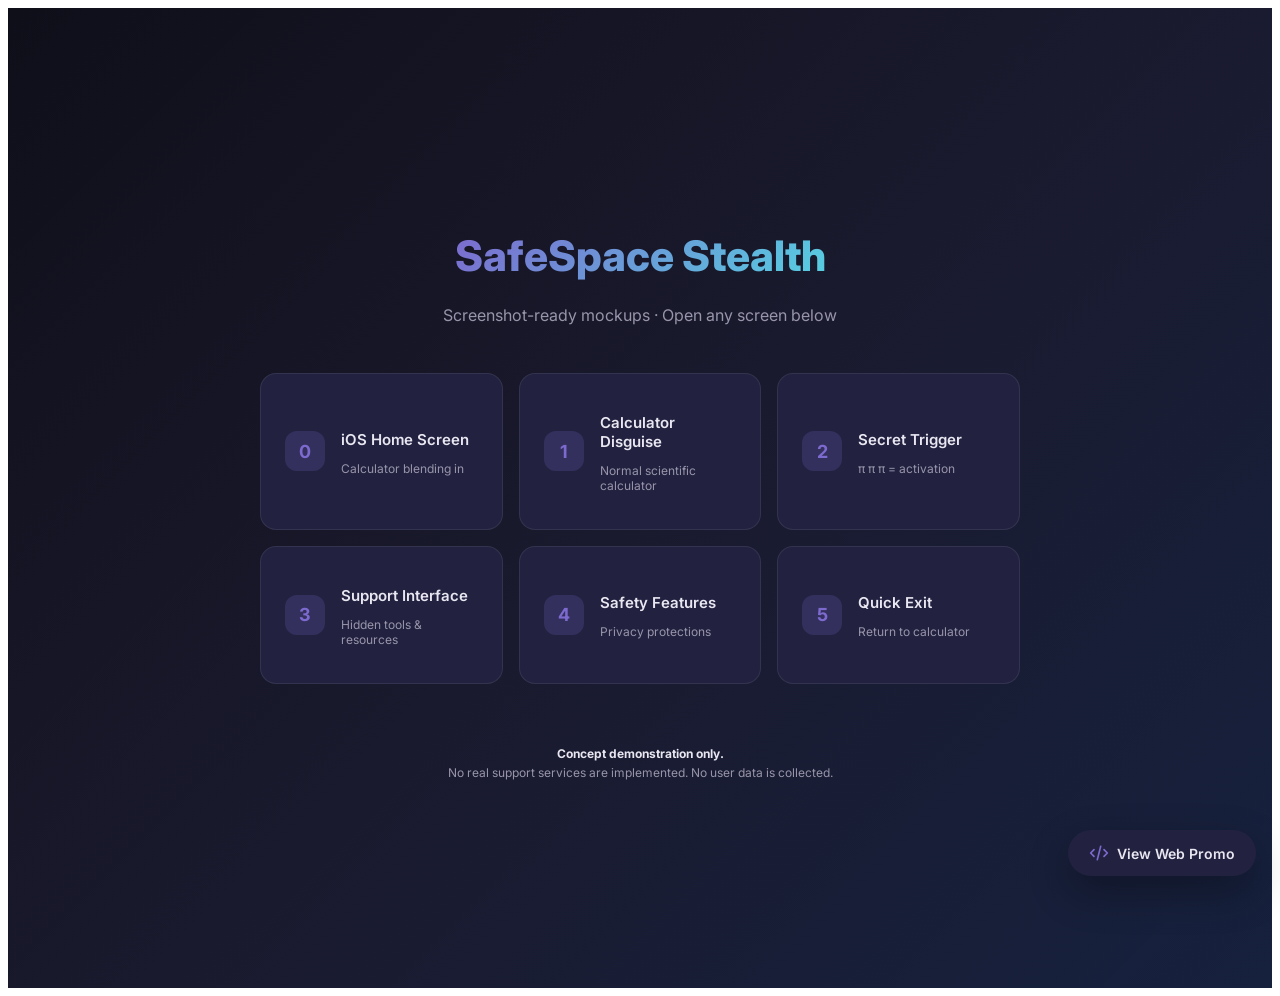
<file: mockups/index.html>
<!DOCTYPE html>
<html lang="en">
<head>
  <meta charset="UTF-8">
  <meta name="viewport" content="width=device-width, initial-scale=1.0">
  <title>SafeSpace Stealth App — Mockup Index</title>
  <meta name="description" content="Screenshot-ready UI mockups for the SafeSpace stealth calculator concept app.">
  <link rel="stylesheet" href="../css/styles.css">
</head>
<body>

  <div class="index-page">

    <h1>SafeSpace Stealth</h1>
    <p class="subtitle">Screenshot-ready mockups · Open any screen below</p>

    <div class="screen-nav">

      <a href="homescreen.html" class="screen-link">
        <div class="num">0</div>
        <div class="label">
          <h3>iOS Home Screen</h3>
          <p>Calculator blending in</p>
        </div>
      </a>

      <a href="calculator.html" class="screen-link">
        <div class="num">1</div>
        <div class="label">
          <h3>Calculator Disguise</h3>
          <p>Normal scientific calculator</p>
        </div>
      </a>

      <a href="trigger.html" class="screen-link">
        <div class="num">2</div>
        <div class="label">
          <h3>Secret Trigger</h3>
          <p>π π π = activation</p>
        </div>
      </a>

      <a href="support.html" class="screen-link">
        <div class="num">3</div>
        <div class="label">
          <h3>Support Interface</h3>
          <p>Hidden tools &amp; resources</p>
        </div>
      </a>

      <a href="safety.html" class="screen-link">
        <div class="num">4</div>
        <div class="label">
          <h3>Safety Features</h3>
          <p>Privacy protections</p>
        </div>
      </a>

      <a href="exit.html" class="screen-link">
        <div class="num">5</div>
        <div class="label">
          <h3>Quick Exit</h3>
          <p>Return to calculator</p>
        </div>
      </a>

    </div>

    <div class="index-footer">
      <p><strong>Concept demonstration only.</strong><br>
      No real support services are implemented. No user data is collected.</p>
    </div>

    <!-- ===== SWITCH TO WEB PROMO ===== -->
    <a href="../index.html" class="screen-link" style="position: fixed; bottom: 24px; right: 24px; z-index: 100; max-width: auto; padding: 12px 20px; box-shadow: 0 16px 40px rgba(0,0,0,0.3); border-color: transparent; border-radius: 30px; display: flex; align-items: center; justify-content: center; gap: 8px; width: max-content;">
      <svg xmlns="http://www.w3.org/2000/svg" style="width:20px; height:20px; color:var(--safe-primary);" fill="none" viewBox="0 0 24 24" stroke="currentColor"><path stroke-linecap="round" stroke-linejoin="round" stroke-width="2" d="M10 20l4-16m4 4l4 4-4 4M6 16l-4-4 4-4" /></svg>
      <div class="label" style="margin:0;">
        <h3 style="margin:0; font-size:14px; font-weight:600;">View Web Promo</h3>
      </div>
    </a>

  </div>

</body>
</html>
</file>
<file: css/styles.css>
/* ═══════════════════════════════════════════════════════════════
   SafeSpace Stealth Calculator — Custom Styles
   Works alongside Framework7 iOS theme (loaded via CDN)
   ═══════════════════════════════════════════════════════════════ */

@import url('https://fonts.googleapis.com/css2?family=Inter:wght@300;400;500;600;700;800&family=JetBrains+Mono:wght@400;500;600&display=swap');

/* ── Tokens ────────────────────────────────────────────────── */
:root {
  /* Calculator palette */
  --calc-bg: #1c1c1e;
  --calc-surface: #2c2c2e;
  --calc-display-bg: #0d0d0f;
  --calc-text: #ffffff;
  --calc-text-dim: #8e8e93;
  --calc-btn: #3a3a3c;
  --calc-btn-hover: #48484a;
  --calc-btn-active: #545456;
  --calc-operator: #ff9f0a;
  --calc-operator-hover: #ffb340;
  --calc-function: #636366;
  --calc-function-hover: #717175;
  --calc-border: rgba(255,255,255,0.06);

  /* Support palette */
  --safe-bg: #0f0f1a;
  --safe-surface: #1a1a2e;
  --safe-card: #222240;
  --safe-primary: #7c6acf;
  --safe-accent: #56cfe1;
  --safe-text: #e8e6f0;
  --safe-text-dim: #9895aa;
  --safe-success: #06d6a0;
  --safe-danger: #ef476f;
  --safe-warning: #ffd166;

  --font-mono: 'JetBrains Mono', 'SF Mono', monospace;
  --ease-out: cubic-bezier(0.16, 1, 0.3, 1);
}

/* ── iPhone 15 Pro Frame ──────────────────────────────────── */
.phone-frame {
  width: 393px;
  height: 852px; /* Fixed logical height for F7 */
  position: relative;
  border-radius: 55px;
  border: 3px solid #2a2a2c;
  overflow: hidden;
  background: #000;
  box-shadow:
    0 0 0 1px #4a4a4c,
    0 0 0 4px #1a1a1c,
    0 0 0 5px #3a3a3c,
    0 40px 100px rgba(0,0,0,0.6),
    0 0 80px rgba(0,0,0,0.3);
  
  /* CSS math to dynamically scale the phone so it always fits with a small margin */
  transform-origin: center center;
  transform: scale(min(calc((100vh - 40px) / 860), calc((100vw - 40px) / 400)));
}



/* Dynamic Island */
.dynamic-island {
  position: absolute;
  top: 12px;
  left: 50%;
  transform: translateX(-50%);
  width: 126px;
  height: 37px;
  background: #000;
  border-radius: 22px;
  z-index: 12000;
  box-shadow: 0 0 0 0.5px rgba(255,255,255,0.08);
}

.dynamic-island::after {
  content: '';
  position: absolute;
  right: 20px;
  top: 50%;
  transform: translateY(-50%);
  width: 12px;
  height: 12px;
  border-radius: 50%;
  background: radial-gradient(circle at 40% 40%, #1a1a3a 0%, #0a0a15 50%, #000 100%);
  box-shadow: inset 0 0 2px rgba(80,80,120,0.5), 0 0 1px rgba(255,255,255,0.1);
}

/* ── Framework7 Overrides inside Phone Frame ─────────────── */

/* F7 expects full viewport — force it to fill the phone frame instead */
.phone-frame #app,
.phone-frame .framework7-root,
.phone-frame .view,
.phone-frame .views,
.phone-frame .page,
.phone-frame .page-content {
  height: 100%;
}

/* Push navbar down to clear Dynamic Island */
.phone-frame,
.phone-frame .popup {
  --f7-safe-area-top: 54px !important;
  --f7-safe-area-bottom: 34px !important;
}
.phone-frame .navbar-inner {
  padding-top: var(--f7-safe-area-top) !important;
}
.phone-frame .navbar {
  height: calc(44px + var(--f7-safe-area-top)) !important;
}

/* Global Status Bar */
.global-status-bar {
  position: absolute;
  top: 12px; left: 0; right: 0;
  height: 37px;
  display: flex; justify-content: space-between; align-items: center;
  padding: 0 38px; font-size: 15px; font-weight: 600; color: #fff;
  letter-spacing: -0.3px; z-index: 12000; pointer-events: none;
}
/* If the app uses a light background, we need a dark status bar (not heavily used yet, but good for future-proofing) */
.page-bg-light .global-status-bar { color: #000; }
.page-bg-light .global-status-bar .icons svg { fill: #000; }

.global-status-bar .icons { display: flex; align-items: center; gap: 6px; }
.global-status-bar .icons svg { height: 13px; fill: #fff; opacity: 0.95; }

.phone-frame #app {
  height: 852px;
  position: relative;
}

/* Hide native scrollbars within the app frame */
.phone-frame *::-webkit-scrollbar {
  display: none !important;
}
.phone-frame * {
  -ms-overflow-style: none !important;
  scrollbar-width: none !important;
}

.phone-frame .page {
  background: var(--calc-bg);
}

/* Global Emergency Exit FAB */
.emergency-fab {
  position: absolute;
  bottom: 30px;
  right: 20px;
  background: #ff3b30;
  color: #fff;
  border-radius: 28px;
  padding: 14px 24px;
  font-weight: 600;
  font-size: 15px;
  display: flex;
  align-items: center;
  gap: 8px;
  box-shadow: 0 8px 24px rgba(255,59,48,0.4);
  z-index: 500;
  text-decoration: none;
  transition: transform 0.2s, background 0.2s;
}
.emergency-fab:active {
  transform: scale(0.96);
  background: #d63026;
}
.emergency-fab i { font-size: 18px; }

.phone-frame .page.dark-support {
  background: var(--safe-bg);
}

/* Force dark navbar when inside our frame */
.phone-frame .navbar {
  --f7-navbar-bg-color: rgba(28,28,30,0.85);
  --f7-navbar-text-color: #fff;
  --f7-navbar-link-color: var(--calc-operator);
  --f7-bars-translucent-blur: 20px;
}

/* Remove default white bubbles on navbar buttons often caused by F7 iOS overrides */
.phone-frame .navbar-inner .left,
.phone-frame .navbar-inner .right,
.phone-frame .navbar-inner .left .link,
.phone-frame .navbar-inner .right .link {
  background: transparent !important;
  border-radius: 0 !important;
  box-shadow: none !important;
}

/* Absolutely center the navbar title so asymmetrical buttons don't shift it */
.phone-frame .navbar-inner .title {
  position: absolute;
  left: 50%;
  transform: translateX(-50%);
  margin: 0;
  width: auto;
  text-align: center;
}

.phone-frame .page.dark-support .navbar {
  --f7-navbar-bg-color: rgba(15,15,26,0.85);
  --f7-navbar-link-color: var(--safe-primary);
}

/* Dark lists inside support screens */
.phone-frame .page.dark-support .list {
  --f7-list-bg-color: var(--safe-card);
  --f7-list-item-title-text-color: var(--safe-text);
  --f7-list-item-after-text-color: var(--safe-text-dim);
  --f7-list-item-subtitle-text-color: var(--safe-text-dim);
  --f7-list-item-text-text-color: var(--safe-text-dim);
  --f7-list-item-border-color: rgba(255,255,255,0.06);
  --f7-list-group-title-bg-color: transparent;
}

/* Allow text wrapping in F7 lists for descriptions, but truncate titles */
.phone-frame .item-title {
  white-space: nowrap !important;
  overflow: hidden !important;
  text-overflow: ellipsis !important;
}
.phone-frame .item-subtitle {
  white-space: nowrap !important;
  overflow: hidden !important;
  text-overflow: ellipsis !important;
  color: var(--safe-accent) !important; /* Increase contrast */
}
.phone-frame .item-text {
  white-space: normal !important;
  overflow: visible !important;
  text-overflow: unset !important;
  max-height: none !important;
  -webkit-line-clamp: unset !important;
  line-clamp: unset !important;
  display: block !important;
  color: #cbc8db !important; /* Brighter dim color for better contrast */
}

/* Searchbar contrast fixes */
.phone-frame .searchbar input::placeholder {
  color: #b4b0c4 !important;
  opacity: 1;
}
.phone-frame .searchbar input {
  color: #fff !important;
  background-color: #2c2c2e !important;
  box-shadow: none !important;
  border: none !important;
}

/* Peer Support Messages Overrides */
.phone-frame .messages {
  background-color: transparent !important;
}
.phone-frame .message-sent .message-bubble {
  background-color: var(--safe-primary) !important;
  color: #fff !important;
}
.phone-frame .message-received .message-bubble {
  background-color: #2c2c2e !important;
  color: #fff !important;
}
.phone-frame .message-text, .phone-frame .message-bubble {
  color: #fff !important;
}
.phone-frame .message-avatar {
  background-color: var(--safe-primary) !important;
  background-size: 16px 16px !important;
  background-repeat: no-repeat !important;
  background-position: center !important;
}
.phone-frame .messagebar {
  --f7-messagebar-bg-color: var(--safe-surface);
  padding: 8px 0; /* Add vertical margin to the message bar */
}
.phone-frame .messagebar::after,
.phone-frame .messagebar::before {
  display: none !important;
  background-image: none !important;
}
.phone-frame .messages-title {
  color: #cbc8db !important;
}
.phone-frame .message-name {
  color: var(--safe-accent) !important;
}
.phone-frame .messagebar textarea::placeholder {
  color: #b4b0c4 !important;
}
.phone-frame .messagebar textarea {
  background-color: #2c2c2e !important;
  color: #ffffff !important;
  padding: 8px 16px !important;
  line-height: 20px !important;
  height: 36px !important;
  border-radius: 18px !important;
  box-sizing: border-box !important;
  box-shadow: none !important;
  border: 1px solid rgba(255,255,255,0.1) !important;
  margin: 0 !important;
}


/* ═══════════════════════════════════════════════════════════════
   CALCULATOR SCREEN
   ═══════════════════════════════════════════════════════════════ */
.calc-screen {
  background: var(--calc-bg);
  display: flex;
  flex-direction: column;
  height: 100%;
  min-height: 852px;
}

.calc-display {
  flex: 1;
  display: flex;
  flex-direction: column;
  justify-content: flex-end;
  align-items: flex-end;
  padding: 16px 24px;
  min-height: 140px;
}

.calc-display .expression {
  font-family: var(--font-mono);
  font-size: 20px;
  color: var(--calc-text-dim);
  margin-bottom: 8px;
  min-height: 24px;
  word-break: break-all;
}

.calc-display .result {
  font-family: var(--font-mono);
  font-size: 64px;
  font-weight: 300;
  color: var(--calc-text);
  line-height: 1;
  letter-spacing: -2px;
}

.calc-display .result.small { font-size: 44px; }

.calc-grid {
  display: grid;
  grid-template-columns: repeat(4, 1fr);
  gap: 1px;
  padding: 1px;
  background: var(--calc-border);
}

.calc-btn {
  display: flex;
  align-items: center;
  justify-content: center;
  font-family: 'Inter', -apple-system, sans-serif;
  font-size: 22px;
  font-weight: 400;
  color: var(--calc-text);
  background: var(--calc-btn);
  border: none;
  cursor: pointer;
  padding: 22px 0;
  transition: background 150ms ease;
  user-select: none;
  -webkit-tap-highlight-color: transparent;
}
.calc-btn:hover { background: var(--calc-btn-hover); }
.calc-btn:active { background: var(--calc-btn-active); }

.calc-btn.operator {
  background: var(--calc-operator);
  color: #fff;
  font-size: 26px;
  font-weight: 500;
}
.calc-btn.operator:hover { background: var(--calc-operator-hover); }

.calc-btn.function {
  background: var(--calc-function);
  font-size: 17px;
  font-weight: 500;
}
.calc-btn.function:hover { background: var(--calc-function-hover); }

.calc-btn.zero {
  grid-column: span 2;
  justify-content: flex-start;
  padding-left: 34px;
}

.calc-btn.equals {
  background: var(--calc-operator);
  font-size: 30px;
  font-weight: 500;
}
.calc-btn.equals:hover { background: var(--calc-operator-hover); }

.calc-sci-row {
  display: grid;
  grid-template-columns: repeat(5, 1fr);
  gap: 1px;
  background: var(--calc-border);
  padding: 1px 1px 0;
}

.calc-sci-btn {
  display: flex;
  align-items: center;
  justify-content: center;
  font-family: var(--font-mono);
  font-size: 14px;
  font-weight: 500;
  color: var(--calc-text-dim);
  background: var(--calc-surface);
  border: none;
  cursor: pointer;
  padding: 14px 0;
  transition: all 150ms ease;
  user-select: none;
}
.calc-sci-btn:hover { background: var(--calc-btn); color: var(--calc-text); }

@keyframes pi-pulse {
  0% { box-shadow: inset 0 0 0 0 rgba(255,159,10,0); }
  50% { box-shadow: inset 0 0 20px 2px rgba(255,159,10,0.25); }
  100% { box-shadow: inset 0 0 0 0 rgba(255,159,10,0); }
}
.calc-sci-btn.pi-flash {
  animation: pi-pulse 0.4s ease;
  color: var(--calc-operator);
}

/* ═══════════════════════════════════════════════════════════════
   TRIGGER SCREEN
   ═══════════════════════════════════════════════════════════════ */
.trigger-overlay {
  flex: 1;
  display: flex;
  flex-direction: column;
  align-items: center;
  justify-content: center;
  padding: 40px 30px;
  text-align: center;
}

@keyframes bounce-in {
  0% { transform: scale(0.5); opacity: 0; }
  60% { transform: scale(1.1); opacity: 1; }
  100% { transform: scale(1); opacity: 1; }
}

.trigger-code {
  font-family: var(--font-mono);
  font-size: 42px;
  font-weight: 600;
  color: var(--calc-operator);
  letter-spacing: 8px;
  margin-bottom: 40px;
  opacity: 0;
  transform: scale(0.8);
  animation: trigger-fade-in 0.6s 0.5s var(--ease-out) forwards;
}

@keyframes trigger-fade-in {
  to { opacity: 1; transform: scale(1); }
}

.trigger-message { opacity: 0; animation: trigger-fade-in 0.6s 1.2s var(--ease-out) forwards; }
.trigger-message h2 { font-size: 24px; font-weight: 700; color: var(--calc-text); margin-bottom: 12px; }
.trigger-message p { font-size: 15px; color: var(--calc-text-dim); }

.loading-dots {
  display: flex;
  gap: 8px;
  justify-content: center;
  margin-top: 32px;
  opacity: 0;
  animation: trigger-fade-in 0.6s 1.8s var(--ease-out) forwards;
}
.loading-dots span {
  width: 10px; height: 10px; border-radius: 50%;
  background: var(--safe-primary);
  animation: dot-bounce 1.2s infinite ease-in-out;
}
.loading-dots span:nth-child(2) { animation-delay: 0.2s; }
.loading-dots span:nth-child(3) { animation-delay: 0.4s; }
@keyframes dot-bounce {
  0%, 60%, 100% { transform: translateY(0); opacity: 0.4; }
  30% { transform: translateY(-12px); opacity: 1; }
}

.trigger-progress {
  width: 200px; height: 3px;
  background: rgba(255,255,255,0.1);
  border-radius: 2px; margin-top: 24px;
  overflow: hidden; opacity: 0;
  animation: trigger-fade-in 0.6s 2.2s var(--ease-out) forwards;
}
.trigger-progress-bar {
  height: 100%; width: 0%;
  background: linear-gradient(90deg, var(--safe-primary), var(--safe-accent));
  border-radius: 2px;
  animation: progress-fill 2s 2.5s var(--ease-out) forwards;
}
@keyframes progress-fill { to { width: 100%; } }

.lock-icon {
  width: 60px; height: 60px; border-radius: 50%;
  background: rgba(124,106,207,0.15);
  display: flex; align-items: center; justify-content: center;
  margin-bottom: 24px; opacity: 0;
  animation: trigger-fade-in 0.6s 0.2s var(--ease-out) forwards;
}
.lock-icon svg { width: 28px; height: 28px; stroke: var(--safe-primary); }

/* ═══════════════════════════════════════════════════════════════
   SUPPORT / SAFETY — F7 list enhancements
   ═══════════════════════════════════════════════════════════════ */

/* Custom icon colors in F7 lists */
.list .item-media .f7-icons { font-size: 28px; }
.icon-chat { color: var(--safe-primary) !important; }
.icon-locate { color: var(--safe-accent) !important; }
.icon-plan { color: var(--safe-success) !important; }
.icon-emergency { color: var(--safe-danger) !important; }
.icon-check { color: var(--safe-success) !important; }

/* Media icon circle backgrounds */
.icon-circle {
  width: 44px; height: 44px;
  border-radius: 12px;
  display: flex; align-items: center; justify-content: center;
}
.icon-circle.chat-bg { background: rgba(124,106,207,0.2); }
.icon-circle.locate-bg { background: rgba(86,207,225,0.2); }
.icon-circle.plan-bg { background: rgba(6,214,160,0.2); }
.icon-circle.emergency-bg { background: rgba(239,71,111,0.2); }
.icon-circle.check-bg { background: rgba(6,214,160,0.15); }

/* Shield badge */
.shield-badge {
  display: flex; align-items: center; justify-content: center;
  width: 72px; height: 72px; border-radius: 24px;
  background: linear-gradient(135deg, rgba(6,214,160,0.2), rgba(86,207,225,0.2));
  margin: 16px auto;
}
.shield-badge .f7-icons { font-size: 36px; color: var(--safe-success); }

/* Status pill */
.status-pill {
  display: inline-flex; align-items: center; gap: 6px;
  background: rgba(6,214,160,0.12); color: var(--safe-success);
  font-size: 12px; font-weight: 600;
  padding: 6px 14px; border-radius: 20px;
}
.status-pill .dot {
  width: 6px; height: 6px; border-radius: 50%;
  background: var(--safe-success);
  animation: blink 1.6s infinite;
}
@keyframes blink { 0%, 100% { opacity: 1; } 50% { opacity: 0.3; } }

/* Exit button override */
.exit-btn-f7 {
  --f7-button-bg-color: var(--safe-danger) !important;
  --f7-button-hover-bg-color: #d63b5e !important;
  --f7-button-text-color: #fff !important;
  --f7-button-font-size: 16px;
  --f7-button-font-weight: 600;
  --f7-button-border-radius: 14px;
  --f7-button-padding-horizontal: 24px;
  height: 54px;
  box-shadow: 0 8px 24px rgba(239,71,111,0.3);
}

/* ═══════════════════════════════════════════════════════════════
   EXIT SCREEN
   ═══════════════════════════════════════════════════════════════ */
.exit-center {
  display: flex; flex-direction: column;
  align-items: center; justify-content: center;
  min-height: 100%; text-align: center;
  padding: 40px 30px;
}

.exit-message { opacity: 0; animation: exit-appear 0.5s 0.2s var(--ease-out) forwards; }
.exit-message h2 { font-size: 22px; font-weight: 600; color: var(--calc-text); margin-bottom: 8px; }
.exit-message p { font-size: 14px; color: var(--calc-text-dim); margin-bottom: 32px; }

@keyframes exit-appear {
  from { opacity: 0; transform: translateY(16px); }
  to   { opacity: 1; transform: translateY(0); }
}

.exit-spinner {
  width: 40px; height: 40px;
  border: 3px solid rgba(255,255,255,0.1);
  border-top-color: var(--calc-operator);
  border-radius: 50%;
  margin: 0 auto 24px;
  opacity: 0;
  animation: spin 0.8s linear infinite, exit-appear 0.5s 0.4s var(--ease-out) forwards;
}
@keyframes spin { to { transform: rotate(360deg); } }

.mini-calc-preview {
  width: 200px; background: var(--calc-surface);
  border-radius: 20px; padding: 16px;
  opacity: 0; animation: exit-appear 0.6s 1.5s var(--ease-out) forwards;
  box-shadow: 0 20px 60px rgba(0,0,0,0.4);
}
.mini-calc-display {
  background: var(--calc-display-bg); border-radius: 12px;
  padding: 12px; text-align: right; margin-bottom: 12px;
}
.mini-calc-display span { font-family: var(--font-mono); font-size: 28px; font-weight: 300; color: var(--calc-text); }
.mini-calc-grid { display: grid; grid-template-columns: repeat(4, 1fr); gap: 4px; }
.mini-btn { background: var(--calc-btn); border: none; border-radius: 8px; padding: 8px 0; font-size: 12px; color: var(--calc-text); }
.mini-btn.op { background: var(--calc-operator); }

/* ═══════════════════════════════════════════════════════════════
   iOS HOMESCREEN (Pixel-Perfect Clone)
   ═══════════════════════════════════════════════════════════════ */
.homescreen {
  background: linear-gradient(160deg, #1c2541 0%, #3a506b 30%, #5bc0be 60%, #0b132b 100%);
  display: flex; flex-direction: column;
  height: 100%; min-height: 852px;
  position: relative; overflow: hidden;
  /* Force native Apple system font */
  font-family: -apple-system, BlinkMacSystemFont, "SF Pro Text", "Segoe UI", Roboto, Helvetica, Arial, sans-serif !important;
}
.homescreen > * { position: relative; z-index: 1; }

.hs-status-bar {
  display: flex; justify-content: space-between; align-items: flex-start;
  padding: 14px 38px 0; font-size: 15px; font-weight: 600; color: #fff;
  letter-spacing: -0.3px; z-index: 400;
}
.hs-status-bar .icons { display: flex; align-items: center; gap: 6px; margin-top: 1px; }
.hs-status-bar .icons svg { height: 13px; fill: #fff; opacity: 0.95; }

.hs-grid {
  flex: 1; display: grid;
  grid-template-columns: repeat(4, 1fr);
  /* Increased top padding to clear dynamic island properly */
  gap: 28px 24px; padding: 60px 20px 12px; align-content: start;
}

.hs-app { display: flex; flex-direction: column; align-items: center; gap: 5px; text-decoration: none; cursor: default; }

.hs-app-icon {
  width: 64px; height: 64px;
  display: block;
  background: transparent;
  object-fit: contain;
}
.hs-app-icon svg { width: 34px; height: 34px; }

.hs-icon-wrapper {
  position: relative;
  width: 64px; height: 64px;
}

.hs-app-name {
  font-size: 11px; font-weight: 500; color: #fff;
  letter-spacing: 0.1px;
  /* Exact iOS text shadow: readability against any wallpaper */
  text-shadow: 0 1px 2px rgba(0, 0, 0, 0.5);
  max-width: 68px; overflow: hidden; text-overflow: ellipsis; white-space: nowrap;
}

.hs-badge {
  position: absolute; top: -6px; right: -8px;
  min-width: 24px; height: 24px; border-radius: 12px;
  background: #ff3b30; color: #fff; font-size: 14px; font-weight: 500;
  display: flex; align-items: center; justify-content: center;
  padding: 0 6px; box-sizing: border-box;
  /* Thin semi-transparent border mimics the iOS cutout effect */
  border: 1px solid rgba(255,255,255,0.2);
  box-shadow: 0 2px 8px rgba(0,0,0,0.4); z-index: 2;
  letter-spacing: -0.5px;
}
/* Simulate the dock mask around the badge */
.hs-dock .hs-badge { border-color: rgba(255,255,255,0.4); }

.hs-dots { display: flex; justify-content: center; gap: 8px; padding: 2px 0 16px; }
.hs-dots span { width: 6px; height: 6px; border-radius: 50%; background: rgba(255,255,255,0.4); }
.hs-dots span.active { background: #fff; }

.hs-dock {
  display: flex; justify-content: space-between; align-items: center;
  /* Exact dock specs */
  padding: 16px 20px; margin: 0 14px 18px;
  height: 92px; box-sizing: border-box;
  background: rgba(255,255,255,0.25);
  /* Heavy frosted glass blur */
  backdrop-filter: blur(50px) saturate(180%);
  -webkit-backdrop-filter: blur(50px) saturate(180%);
  border-radius: 32px; border: 0.5px solid rgba(255,255,255,0.1);
  box-shadow: 0 1px 0 rgba(255,255,255,0.1) inset;
}
.hs-dock .hs-app { gap: 0; }
.hs-dock .hs-app-name { display: none; /* Dock icons have no name */ }
.hs-dock .hs-badge { top: -6px; right: -8px; }

.home-indicator {
  width: 134px; height: 5px; border-radius: 2.5px;
  background: #fff; margin: 0 auto 8px;
  opacity: 0.8;
}

/* ═══════════════════════════════════════════════════════════════
   INDEX / NAVIGATION PAGE
   ═══════════════════════════════════════════════════════════════ */
.index-page {
  background: linear-gradient(135deg, #0f0f1a 0%, #1a1a2e 50%, #16213e 100%);
  min-height: 100vh; display: flex; flex-direction: column;
  align-items: center; justify-content: center;
  padding: 40px 24px; color: var(--safe-text);
  font-family: 'Inter', -apple-system, sans-serif;
}
.index-page h1 {
  font-size: 42px; font-weight: 800; margin-bottom: 8px;
  background: linear-gradient(135deg, var(--safe-primary), var(--safe-accent));
  -webkit-background-clip: text; -webkit-text-fill-color: transparent; background-clip: text;
}
.index-page .subtitle { font-size: 16px; color: var(--safe-text-dim); margin-bottom: 48px; text-align: center; }
.screen-nav {
  display: grid; grid-template-columns: repeat(auto-fit, minmax(200px, 1fr));
  gap: 16px; max-width: 760px; width: 100%;
}
.screen-link {
  display: flex; align-items: center; gap: 16px;
  background: var(--safe-card); border: 1px solid rgba(255,255,255,0.08);
  border-radius: 16px; padding: 24px; text-decoration: none; color: var(--safe-text);
  transition: all 300ms var(--ease-out);
}
.screen-link:hover {
  border-color: var(--safe-primary); transform: translateY(-4px);
  box-shadow: 0 16px 48px rgba(124,106,207,0.2);
}
.screen-link .num {
  width: 40px; height: 40px; border-radius: 12px;
  background: rgba(124,106,207,0.2);
  display: flex; align-items: center; justify-content: center;
  font-weight: 700; font-size: 18px; color: var(--safe-primary); flex-shrink: 0;
}
.screen-link .label h3 { font-size: 15px; font-weight: 600; margin-bottom: 2px; }
.screen-link .label p { font-size: 12px; color: var(--safe-text-dim); }
.index-footer { margin-top: 48px; text-align: center; font-size: 12px; color: var(--safe-text-dim); line-height: 1.6; }
.index-footer strong { color: var(--safe-text); }

/* ── Page background ──────────────────────────────────────── */
body.page-bg-dark {
  background: #111113; 
  height: 100vh;
  width: 100vw;
  margin: 0;
  padding: 0;
  display: flex; 
  align-items: center; 
  justify-content: center;
  overflow: hidden !important; /* Prevent ANY scrolling outside the phone */
}

/* ── Popup Containment ──────────────────────────────────────── */
/* Force popups and backdrops to stay within the phone frame boundaries */
.phone-frame .popup,
.phone-frame .popup-backdrop {
    width: 100% !important;
    max-width: 100% !important;
    left: 0 !important;
    margin-left: 0 !important;
}

/* Ensure full-screen popups on desktop-sized windows correctly fit the frame */
@media (min-width: 630px) {
    .phone-frame .popup {
        height: 100% !important;
        top: 0 !important;
        margin-top: 0 !important;
        border-radius: 0 !important;
    }
}

/* Provide a safe area for the status bar if the popup covers it */
.phone-frame .popup .view,
.phone-frame .popup .page {
    padding-top: var(--f7-safe-area-top) !important; /* Force F7 page down */
    box-sizing: border-box !important;
}

.phone-frame .popup .navbar {
    height: calc(44px + var(--f7-safe-area-top)) !important;
}

.phone-frame .popup .navbar-inner {
    padding-top: var(--f7-safe-area-top) !important;
}

/* Force text wrapping inside popup content */
.phone-frame .popup .page-content, 
.phone-frame .popup .page-content p, 
.phone-frame .popup .page-content h1, 
.phone-frame .popup .page-content h2, 
.phone-frame .popup .page-content h3,
.phone-frame .popup .page-content div {
  white-space: normal !important;
  overflow-wrap: break-word !important;
  word-wrap: break-word !important;
  word-break: normal !important;
}

/* Ensure the popup navbar container is correctly positioned */
.phone-frame .popup .navbar-inner {
  position: relative !important;
  display: flex !important;
  align-items: center !important;
  justify-content: flex-end !important;
  padding: 0 16px !important;
  padding-top: var(--f7-safe-area-top) !important;
  min-height: 44px !important;
  height: 100% !important;
}

/* Center the title and prevent it from overlapping buttons or clipping */
.phone-frame .popup .navbar-inner .title {
  position: absolute !important;
  left: 0 !important;
  right: 0 !important;
  margin: 0 !important; /* Removed explicit margins */
  text-align: center !important;
  width: auto !important;
  transform: none !important; /* Remove the transform causing left-clipping */
  white-space: normal !important;
  overflow: visible !important;
  text-overflow: unset !important;
  line-height: 1.2 !important;
  pointer-events: none !important; /* Let clicks pass through to buttons below */
}

/* Ensure the 'right' and 'left' containers stay clickable above the title */
.phone-frame .popup .navbar-inner .right,
.phone-frame .popup .navbar-inner .left {
  position: relative !important;
  z-index: 2 !important;
  pointer-events: auto !important; /* Re-enable clicks */
}

.phone-frame .popup .navbar-inner .right {
  margin-left: auto !important;
}
</file>
